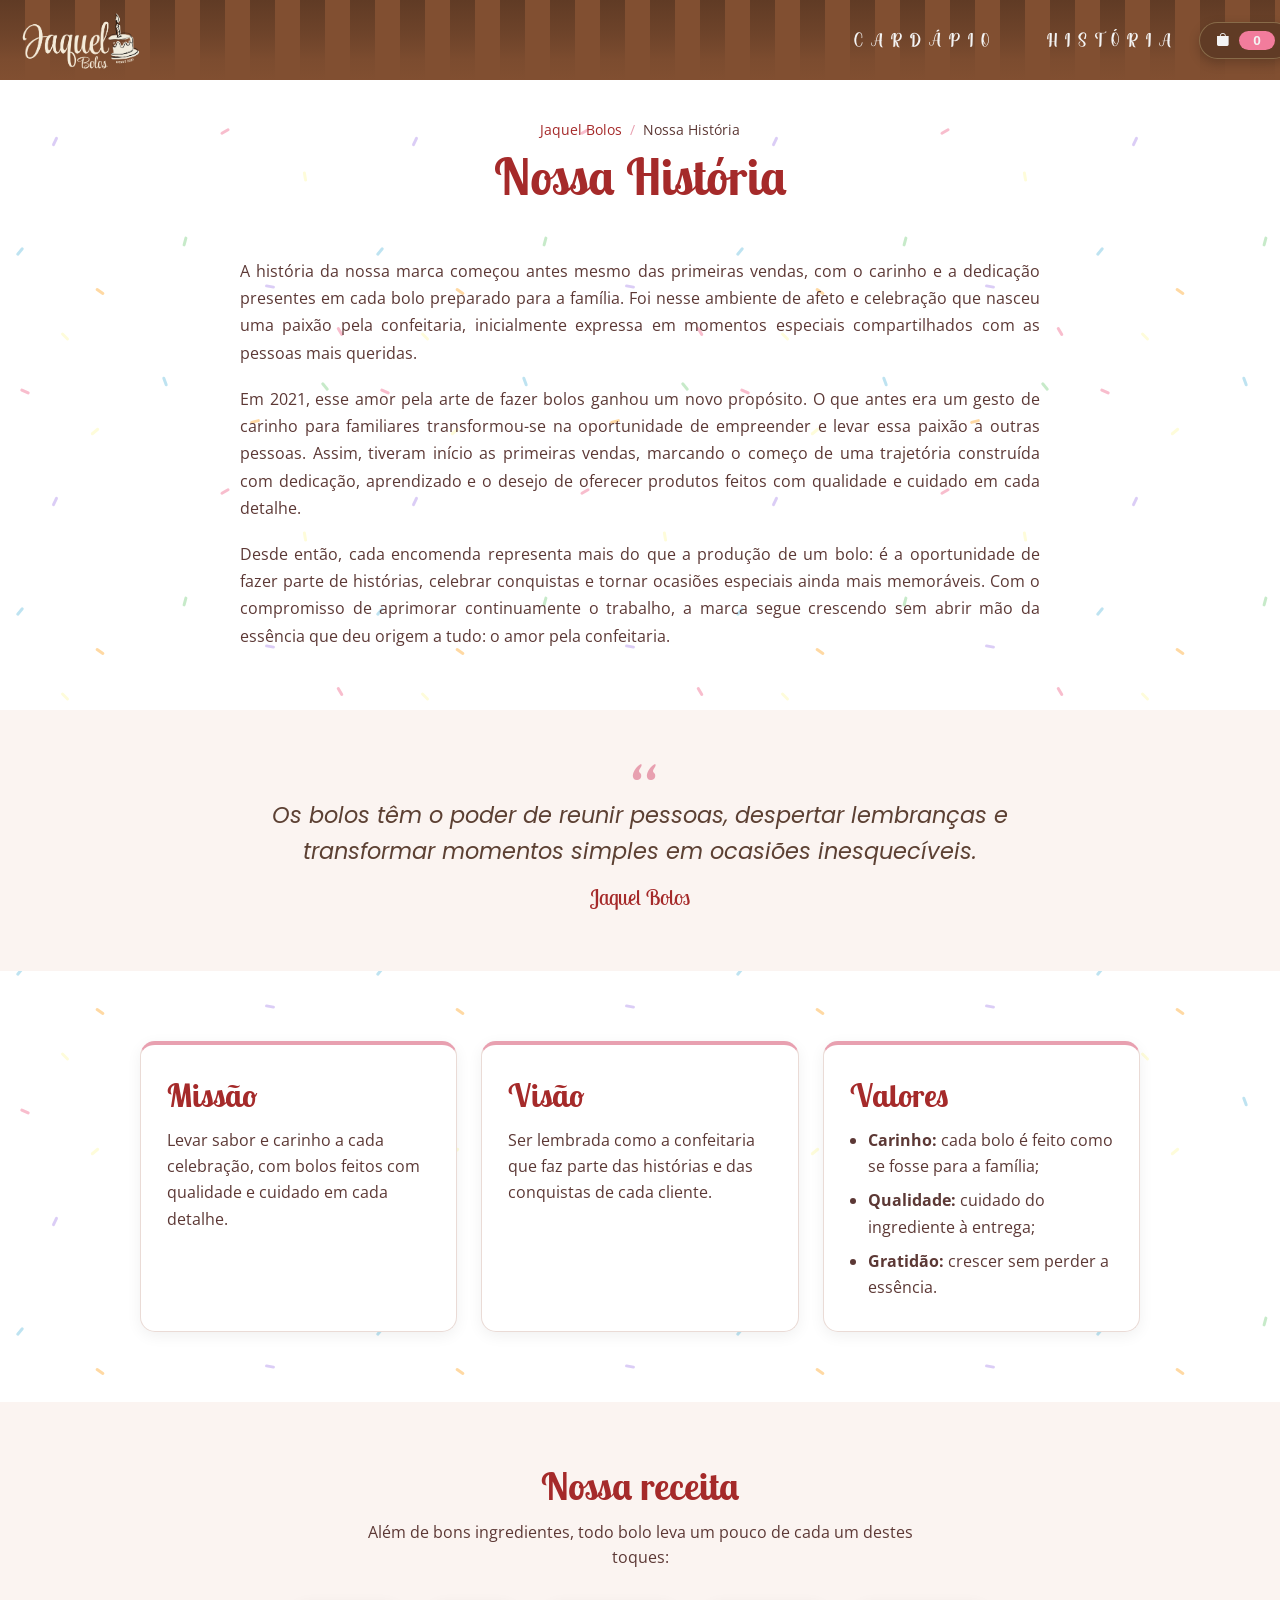
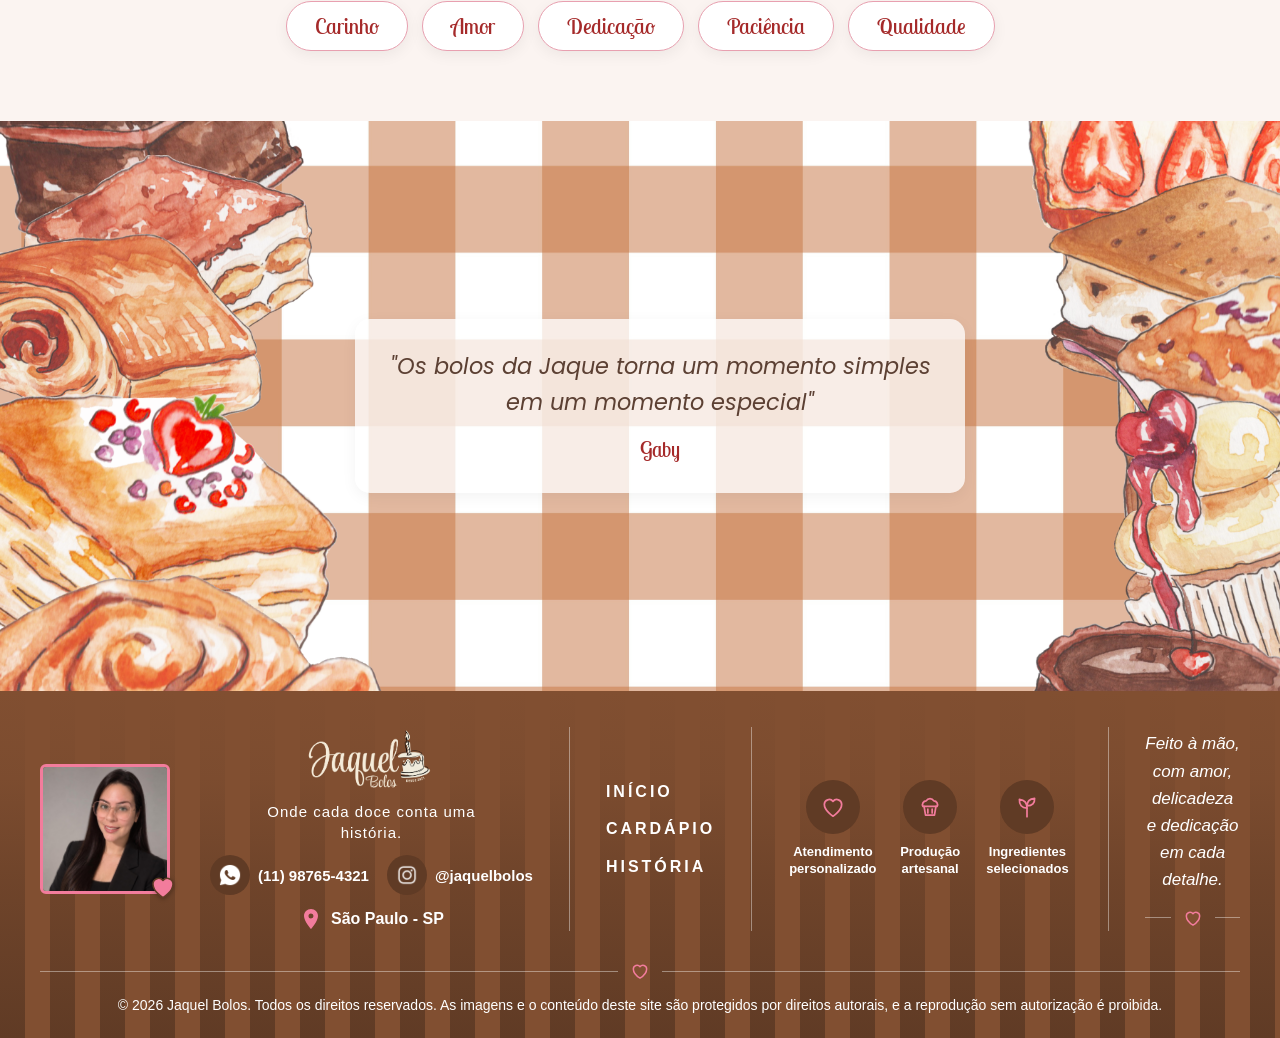
<file: HTML/Historia.html>
<!DOCTYPE html>
<html lang="pt-BR">


<head>
    <meta charset="UTF-8">
    <meta name="viewport" content="width=device-width, initial-scale=1.0">
    <title>Jaquel Bolos</title>

    <link rel="preconnect" href="https://cdn.jsdelivr.net">
    <link rel="preconnect" href="https://fonts.googleapis.com">
    <link rel="preconnect" href="https://fonts.gstatic.com" crossorigin>

    <link href="https://fonts.googleapis.com/css2?family=Montserrat:ital,wght@0,100..900;1,100..900&display=swap" rel="stylesheet">

    <link rel="stylesheet" href="../CSS/style.css">
    <link rel="stylesheet" href="../CSS/nav.css">
    <link rel="stylesheet" href="../CSS/carrinho.css">
    <link rel="stylesheet" href="../CSS/footer.css">
    <link rel="stylesheet" href="../CSS/Historia.css">

    <link rel="stylesheet" href="https://cdn.jsdelivr.net/npm/bootstrap-icons@1.11.3/font/bootstrap-icons.min.css" media="print" onload="this.media='all'">

    <link rel="shortcut icon" href="../IMAGENS/LOGO/logo.png" type="image/x-icon">
</head>

<body>

    <header class="cabecalho">
        <nav class="navbar">

            <a class="link-logo" href="../index.html">
                <img class="imagemLogo" src="../IMAGENS/LOGO/BOLOS 3.0.png" alt="Logo Bolos" width="120" height="50">
            </a>

            <div class="nav-direita">

                <div class="menu-links">
                    <a class="link-navbar" href="../index.html#Cardapio">CARDÁPIO</a>
                    <a class="link-navbar" href="./Historia.html">HISTÓRIA</a>
                </div>

                <button class="menu-hamburguer" aria-label="Abrir Menu">
                    <span></span>
                    <span></span>
                    <span></span>
                </button>

                <section class="container-carrinho">
                    <button id="btn-carrinho" class="btn-carrinho" aria-label="Ver carrinho">
                        <i class="bi bi-bag-fill"></i>
                        <span id="contador-carrinho" class="contador-carrinho">0</span>
                    </button>

                    <div id="pop-up" class="pop-up">
                        <h3> Carrinho </h3>
                        <div class="itens-carrinho"></div>
                        <div class="valorTotal"></div>
                        <div class="pop-up-inferior">
                            <button class="btnFinalizar">Finalizar Compra</button>
                        </div>
                    </div>
                </section>
            </div>

        </nav>
    </header>

    <main>

        <section class="historia-topo">
            <p class="historia-migalhas">
                <a href="../index.html">Jaquel Bolos</a> <span>/</span> Nossa História
            </p>
            <h1 class="historia-titulo">Nossa História</h1>
        </section>

        <section class="historia-relato">
            <div class="historia-relato-grade">
                <div class="historia-texto-bloco">
                    <p class="historia-texto">
                        A história da nossa marca começou antes mesmo das primeiras vendas, com o carinho e a dedicação
                        presentes em cada bolo preparado para a família. Foi nesse ambiente de afeto e celebração que
                        nasceu uma paixão pela confeitaria, inicialmente expressa em momentos especiais compartilhados
                        com as pessoas mais queridas.
                    </p>
                    <p class="historia-texto">
                        Em 2021, esse amor pela arte de fazer bolos ganhou um novo propósito. O que antes era um gesto
                        de carinho para familiares transformou-se na oportunidade de empreender e levar essa paixão a
                        outras pessoas. Assim, tiveram início as primeiras vendas, marcando o começo de uma trajetória
                        construída com dedicação, aprendizado e o desejo de oferecer produtos feitos com qualidade e
                        cuidado em cada detalhe.
                    </p>
                    <p class="historia-texto">
                        Desde então, cada encomenda representa mais do que a produção de um bolo: é a oportunidade de
                        fazer parte de histórias, celebrar conquistas e tornar ocasiões especiais ainda mais memoráveis.
                        Com o compromisso de aprimorar continuamente o trabalho, a marca segue crescendo sem abrir mão
                        da essência que deu origem a tudo: o amor pela confeitaria.
                    </p>
                </div>
            </div>
        </section>

        <section class="historia-citacao">
            <blockquote class="historia-citacao-texto">
                Os bolos têm o poder de reunir pessoas, despertar lembranças e transformar momentos simples em ocasiões
                inesquecíveis.
            </blockquote>
            <span class="historia-citacao-autor">Jaquel Bolos</span>
        </section>

        <section class="mvv">
            <div class="mvv-grade">
                <article class="mvv-cartao">
                    <h2 class="mvv-titulo">Missão</h2>
                    <p class="mvv-texto">
                        Levar sabor e carinho a cada celebração, com bolos feitos com qualidade e cuidado em cada
                        detalhe.
                    </p>
                </article>

                <article class="mvv-cartao">
                    <h2 class="mvv-titulo">Visão</h2>
                    <p class="mvv-texto">
                        Ser lembrada como a confeitaria que faz parte das histórias e das conquistas de cada cliente.
                    </p>
                </article>

                <article class="mvv-cartao">
                    <h2 class="mvv-titulo">Valores</h2>
                    <ul class="mvv-lista">
                        <li><strong>Carinho:</strong> cada bolo é feito como se fosse para a família;</li>
                        <li><strong>Qualidade:</strong> cuidado do ingrediente à entrega;</li>
                        <li><strong>Gratidão:</strong> crescer sem perder a essência.</li>
                    </ul>
                </article>
            </div>
        </section>

        <!-- Nossa receita -->
        <section class="receita">
            <h2 class="receita-titulo">Nossa receita</h2>
            <p class="receita-intro">
                Além de bons ingredientes, todo bolo leva um pouco de cada um destes toques:
            </p>

            <ul class="receita-lista">
                <li class="receita-item">Carinho</li>
                <li class="receita-item">Amor</li>
                <li class="receita-item">Dedicação</li>
                <li class="receita-item">Paciência</li>
                <li class="receita-item">Qualidade</li>
            </ul>
        </section>

        <!-- Banner -->
        <section class="banner-frase">
            <div class="banner-conteudo">
                <p class="texto-destaque">"Os bolos da Jaque torna um momento simples em um momento especial"</p>
                <span class="autor-destaque">Gaby</span>
            </div>
        </section>

    </main>

    <footer class="rodape">
        <div class="rodape-conteudo">

            <div class="rodape-marca">

                <div class="rodape-foto">
                    <img src="../IMAGENS/FOTO DO PROFISSIONAL/FotoDaProfissional.jpg" alt="Jaquel, confeiteira"
                        width="80" height="80" loading="lazy">
                    <svg class="rodape-foto-coracao" viewBox="0 0 24 24" aria-hidden="true">
                        <path d="M12 20.5s-8-4.9-8-11A4.5 4.5 0 0 1 12 6.8 4.5 4.5 0 0 1 20 9.5c0 6.1-8 11-8 11z" />
                    </svg>
                </div>

                <div class="rodape-marca-texto">
                    <a class="rodape-logo" href="../index.html">
                        <img src="../IMAGENS/LOGO/BOLOS 3.0.png" alt="Logo Jaquel Bolos" width="100" height="50"
                            loading="lazy">
                    </a>

                    <p class="rodape-slogan">Onde cada doce conta uma história.</p>

                    <div class="rodape-redes">
                        <a class="rodape-rede" href="https://wa.me/5511987654321" target="_blank"
                            rel="noopener noreferrer">
                            <span class="rodape-rede-icone">
                                <img src="../IMAGENS/ICONES/whatsapp.png" alt="WhatsApp" width="20" height="20"
                                    loading="lazy">
                            </span>
                            <span>(11) 98765-4321</span>
                        </a>

                        <a class="rodape-rede" href="https://instagram.com/jaquelbolos" target="_blank"
                            rel="noopener noreferrer">
                            <span class="rodape-rede-icone">
                                <img src="../IMAGENS/ICONES/instagram.png" alt="Instagram" width="20" height="20"
                                    loading="lazy">
                            </span>
                            <span>@jaquelbolos</span>
                        </a>
                    </div>

                    <div class="rodape-local">
                        <svg class="icone-sp" viewBox="0 0 24 24" aria-hidden="true">
                            <path fill="currentColor"
                                d="M12 2C8.1 2 5 5.1 5 9c0 5.2 7 13 7 13s7-7.8 7-13c0-3.9-3.1-7-7-7zm0 9.5A2.5 2.5 0 1 1 12 6.5a2.5 2.5 0 0 1 0 5z" />
                        </svg>
                        <span>São Paulo - SP</span>
                    </div>
                </div>
            </div>

            <nav class="rodape-menu" aria-label="Menu do rodapé">
                <a href="../index.html">Início</a>
                <a href="../index.html#Cardapio">Cardápio</a>
                <a href="./Historia.html">História</a>
            </nav>

            <div class="rodape-diferenciais">
                <div class="rodape-diferencial">
                    <span class="rodape-diferencial-icone">
                        <svg viewBox="0 0 24 24" aria-hidden="true">
                            <path d="M12 20.5s-8-4.9-8-11A4.5 4.5 0 0 1 12 6.8 4.5 4.5 0 0 1 20 9.5c0 6.1-8 11-8 11z" />
                        </svg>
                    </span>
                    <span>Atendimento personalizado</span>
                </div>

                <div class="rodape-diferencial">
                    <span class="rodape-diferencial-icone">
                        <svg viewBox="0 0 24 24" aria-hidden="true">
                            <path d="M5.5 11.5a3.5 3.5 0 0 1 3-5.2 4 4 0 0 1 7 0 3.5 3.5 0 0 1 3 5.2z" />
                            <path d="M6.5 11.5l1.4 8h8.2l1.4-8" />
                            <path d="M10 14v3.5M14 14v3.5" />
                        </svg>
                    </span>
                    <span>Produção artesanal</span>
                </div>

                <div class="rodape-diferencial">
                    <span class="rodape-diferencial-icone">
                        <svg viewBox="0 0 24 24" aria-hidden="true">
                            <path d="M12 21v-8" />
                            <path d="M12 13C12 8 9.5 5.5 5 5c-.3 5 2.2 8 7 8z" />
                            <path d="M12 11c0-4 2-6.5 7-7 .3 4.5-2 7-7 7z" />
                        </svg>
                    </span>
                    <span>Ingredientes selecionados</span>
                </div>
            </div>

            <div class="rodape-frase">
                <p>Feito à mão, com amor, delicadeza e dedicação em cada detalhe.</p>
                <div class="rodape-divisor rodape-divisor-curto">
                    <span></span>
                    <svg viewBox="0 0 24 24" aria-hidden="true">
                        <path d="M12 20.5s-8-4.9-8-11A4.5 4.5 0 0 1 12 6.8 4.5 4.5 0 0 1 20 9.5c0 6.1-8 11-8 11z" />
                    </svg>
                    <span></span>
                </div>
            </div>
        </div>

        <div class="rodape-direitos">
            <div class="rodape-divisor">
                <span></span>
                <svg viewBox="0 0 24 24" aria-hidden="true">
                    <path d="M12 20.5s-8-4.9-8-11A4.5 4.5 0 0 1 12 6.8 4.5 4.5 0 0 1 20 9.5c0 6.1-8 11-8 11z" />
                </svg>
                <span></span>
            </div>
            <p>© 2026 Jaquel Bolos. Todos os direitos reservados. As imagens e o conteúdo deste site são protegidos por
                direitos autorais, e a reprodução sem autorização é proibida.</p>
        </div>

        <button id="btnSubir" onclick="subirSuave()" aria-label="Voltar ao topo">▲</button>
    </footer>

    <script src="../JS/carrinho.js" defer></script>
    <script src="../JS/whatsap.js" defer></script>
    <script src="../JS/main.js" defer></script>
        <script src="https://vlibras.gov.br/app/vlibras-plugin.js" defer></script>

</body>

</html>
</file>
<file: CSS/style.css>
@font-face {
    font-family: 'SnowWhite';
    src: url('../FONTES/Snowwhite.otf');
    font-weight: normal;
    font-style: normal;
    font-display: swap;
}

* {
    padding: 0;
    margin: 0;
    box-sizing: border-box;
}

*, *::before, *::after {
    box-sizing: inherit;
}

body {
    font-family: "Montserrat", sans-serif;
}

:root {
    --marrom-claro: #814F31;
    --marrom-escuro: #603B25;
    --rosa: #F27C9C;
    --amarelo: #FDFAB5;
    --preto: #000;
    --branco: #F4F4F4;
    --fundo: #3d1b12;
    --marrom-claro-rgb: 129, 79, 49;

    --altura-navbar: 94px;
    --largura-navbar: 1300px;
    --altura-onda: 40px;
}

/* Estilos do SweetAlert2 Toast */
.swal2-toast.meu-toast-personalizado {
    padding: 12px 20px !important;
    font-size: 1rem !important;
    width: auto !important;
    max-width: 450px !important;
}

.swal2-toast.meu-toast-personalizado .swal2-title {
    font-size: 1rem !important;
    font-weight: 600 !important;
}

@media (max-width: 768px) {
    .swal2-popup {
        width: 50% !important;
    }
}
</file>
<file: CSS/nav.css>
.cabecalho {
    position: sticky;
    top: 0;
    left: 0;
    width: 100%;
    z-index: 1000;
    background:
        linear-gradient(0deg,
            rgba(var(--marrom-claro-rgb), 1) 0%,
            rgba(var(--marrom-claro-rgb), 0.85) 25%,
            rgba(var(--marrom-claro-rgb), 0.45) 55%,
            rgba(var(--marrom-claro-rgb), 0) 100%),
        repeating-linear-gradient(90deg,
            var(--marrom-escuro),
            var(--marrom-escuro) 25px,
            var(--marrom-claro) 25px,
            var(--marrom-claro) 50px);
}

.navbar {
    display: flex;
    justify-content: space-between;
    align-items: center;
    width: 100%;
    max-width: 1440px;
    margin: 0 auto;
    padding: 12px;
    position: relative;
    z-index: 2;
}

.nav-direita {
    display: flex;
    align-items: center;
    gap: 12px;
    margin-right: 8px;
  }

.imagemLogo {
    height: 50px;
    width: auto;
    display: block;
    transition: transform 0.3s ease, filter 0.3s ease;
}

.link-logo:hover .imagemLogo {
    transform: scale(1.1);
    filter: brightness(1.2) sepia(0.3);
}

.menu-hamburguer {
    display: flex;
    order: 1;
    background: none;
    border: none;
    cursor: pointer;
    flex-direction: column;
    gap: 6px;
    padding: 5px;
}

.menu-hamburguer span {
    display: block;
    width: 28px;
    height: 3px;
    background-color: var(--branco);
    border-radius: 3px;
    transition: 0.3s ease;
}

.container-carrinho {
    order: 2;
}

.menu-links {
    position: absolute;
    top: 100%;
    left: 0;
    width: 100%;
    z-index: 3;
    background-color: var(--marrom-escuro);
    display: flex;
    flex-direction: column;
    align-items: center;
    gap: 20px;
    padding: 0;
    max-height: 0;
    overflow: hidden;
    transition: max-height 0.4s ease-in-out, padding 0.4s ease;
    box-shadow: 0 10px 10px rgba(0, 0, 0, 0.1);
}

.menu-links.ativo {
    max-height: 260px;
    padding: 25px 0;
}

.link-navbar {
    font-family: 'SnowWhite', sans-serif;
    font-size: 20px;
    color: var(--branco);
    text-decoration: none;
    transition: transform 0.3s ease, color 0.3s ease;
    letter-spacing: 8px;
}

.link-navbar:hover {
    color: var(--amarelo);
    transform: scale(1.25);
}


@media (min-width: 769px) {
    :root {
        --altura-navbar: 78px;
        --altura-onda: 32px;
    }

    .navbar {
        padding: 10px 20px; 
    }

    .imagemLogo {
        height: 60px;
    }

    .nav-direita {
        gap: 20px;
    }

    .menu-hamburguer {
        display: none;
    }

    .menu-links {
        position: static;
        max-height: none;
        overflow: visible;
        background-color: transparent;
        flex-direction: row;
        gap: 50px;
        padding: 0;
        box-shadow: none;
    }
}

@media (min-width: 769px) and (max-width: 1024px) {
    .navbar {
        padding-right: 80px;
    }
}
</file>
<file: CSS/carrinho.css>
.container-carrinho {
    position: relative;
    display: flex;
    align-items: center;
}

.container-carrinho h3 {
    text-align: center;
    letter-spacing: 2px;
    text-transform: uppercase;
    margin-bottom: 10px;
}

.btn-carrinho {
    display: inline-flex;
    align-items: center;
    gap: 10px;
    background-color: var(--marrom-escuro); 
    color: var(--branco);
    padding: 8px 16px;
    border-radius: 25px; 
    border: 1px solid rgba(253, 250, 181, 0.25); 
    cursor: pointer;
    box-shadow: 0 4px 12px rgba(0, 0, 0, 0.2); 
    transition: all 0.2s ease-in-out;
}

.btn-carrinho:hover {
    background-color: var(--marrom-claro);
    transform: translateY(-2px);
    box-shadow: 0 6px 14px rgba(0, 0, 0, 0.30);
}

.contador-carrinho {
    background-color: var(--rosa); 
    color: var(--branco);
    font-size: 0.85rem;
    font-weight: bold;
    padding: 2px 8px;
    border-radius: 12px;
    min-width: 20px;
    text-align: center;
}

.pop-up {
    display: none;
    position: absolute;
    top: 55px;
    right: 0;
    width: calc(100vw - 40px);
    max-height: 420px;
    background-color: var(--branco);
    border: 2px solid var(--marrom-claro);
    border-radius: 16px;
    padding: 15px;
    font-size: 14px;
    overflow-y: auto;
    box-shadow: 0 10px 30px rgba(0, 0, 0, 0.25);
    color: var(--fundo);
    z-index: 1005;
    flex-direction: column;
    overflow: hidden;
}

.pop-up.ativo {
    display: flex;
    animation: fadeInSlide 0.3s ease-out forwards;
}

@keyframes fadeInSlide {
    from {
        opacity: 0;
        transform: translateY(-10px);
    }
    to {
        opacity: 1;
        transform: translateY(0);
    }
}

.pop-up h3 {
    text-align: center;
    letter-spacing: 1.5px;
    text-transform: uppercase;
    color: var(--marrom-escuro);
    font-size: 1.2rem;
    margin-bottom: 12px;
    padding-bottom: 8px;
    border-bottom: 2px solid var(--rosa);
}

.pai-de-todos {
    display: flex;
    flex-direction: column;
}

.item-carrinho {
    display: flex;
    flex-direction: column; 
    gap: 12px; 
    border: 1px solid #ddd;
    padding: 15px;
    border-radius: 10px;
    background-color: #fff;
    margin-bottom: 10px;
    align-items: stretch;
}

.conteudo-principal {
    display: flex;
    flex-direction: row; 
    align-items: center; 
    gap: 18px; 
}

.container-img {
    width: 120px;
    height: 120px;
    flex-shrink: 0;
    display: flex;
    align-items: center;
    justify-content: center;
    background-color: var(--amarelo);
    border-radius: 12px;
    padding: 8px;
    box-shadow: 0 6px 12px rgba(0, 0, 0, 0.12);
}

.img-produto {
    max-width: 100%;
    max-height: 100%;
    object-fit: contain;
    mix-blend-mode: multiply;
}

.itens-carrinho {
    overflow-y: auto; 
}

.info-item {
    display: flex;
    flex-direction: column;
    gap: 3px; 
    padding-left: 15px; 
    border-left: 2px dashed #eee; 
}

.info-item span {
    font-weight: 500;
    font-size: 0.8rem; 
}

.botoes {
    display: flex;
    align-items: center;
    justify-content: center; 
    gap: 12px; 
    border-top: 1px solid #eee;
    padding-top: 12px;
    flex-shrink: 0;
}

.botoes button {
    font-size: 1.4rem; 
    border: none;
    background: #f7f7f7; 
    color: var(--marrom-claro);
    width: 38px;
    height: 38px;
    cursor: pointer;
    display: flex;
    align-items: center;
    justify-content: center;
    border-radius: 50%;
    transition: transform 0.2s ease;
    box-shadow: 0 2px 5px rgba(0,0,0,0.05);
}

.botoes button:hover {
    transform: scale(1.18); 
}

.botoes .delete {
    color: var(--rosa);
}

.botoes .delete:hover {
    transform: scale(1.18); 
}

.botoes button * {
    pointer-events: none;
}

.valorTotal {
    font-weight: bold;
    font-size: 1.05rem;
    text-align: right;
    color: var(--marrom-escuro);
    margin-top: 15px;
    padding-top: 10px;
    border-top: 1px dashed var(--marrom-claro);
    flex-shrink: 0;
}

.pop-up-inferior {
    display: flex;
    justify-content: center;
    margin-top: 12px;
    flex-shrink: 0;
}

.btnFinalizar {
    width: 100%;
    padding: 10px 16px;
    border-radius: 20px;
    border: none;
    background-color: var(--rosa);
    color: var(--branco);
    text-transform: uppercase;
    font-size: 0.95rem;
    font-weight: 700;
    cursor: pointer;
    letter-spacing: 0.5px;
    box-shadow: 0 4px 10px rgba(242, 124, 156, 0.35);
    transition: all 0.2s ease-in-out;
}

.btnFinalizar:hover {
    background-color: #e06385;
    transform: translateY(-2px);
    box-shadow: 0 6px 14px rgba(242, 124, 156, 0.45);
}

@media (min-width: 769px) {
    .pop-up {
        width: 420px;
        max-height: 480px;
        padding: 20px;
    }
}
</file>
<file: CSS/footer.css>
footer {
  position: relative;
}

.rodape {
  position: relative;
  width: 100%;
  box-sizing: border-box;
  font-family: sans-serif;
  color: white;
  transition: transform 0.3s ease, filter 0.3s ease;
  background:
    linear-gradient(
        180deg,
        rgba(var(--marrom-claro-rgb, 129, 79, 49), 1) 0%,
        rgba(var(--marrom-claro-rgb, 129, 79, 49), 0.85) 25%,
        rgba(var(--marrom-claro-rgb, 129, 79, 49), 0.45) 55%,
        rgba(var(--marrom-claro-rgb, 129, 79, 49), 0) 100%
    ),
    repeating-linear-gradient(
        90deg,
        var(--marrom-escuro, #603B25),
        var(--marrom-escuro, #603B25) 25px,
        var(--marrom-claro, #814F31) 25px,
        var(--marrom-claro, #814F31) 50px
    );
}

/* 1. ESTILOS BASE (MOBILE FIRST: 1 Coluna) */
.rodape-conteudo {
  display: grid;
  grid-template-columns: 1fr;
  text-align: center;
  max-width: var(--largura-navbar, 1300px);
  margin: 0 auto;
  padding: 28px 24px 18px;
  box-sizing: border-box;
  row-gap: 32px;
}

.rodape-marca {
  display: flex;
  flex-direction: column;
  align-items: center;
  gap: 24px;
}

.rodape-foto {
  position: relative;
  flex-shrink: 0;
  width: 130px;
  height: 130px;
}

.rodape-foto img {
  width: 100%;
  height: 100%;
  object-fit: cover;
  display: block;
  border-radius: 6px;
  border: 3px solid var(--rosa, #F27C9C);
  box-sizing: border-box;
}

.rodape-foto-coracao {
  position: absolute;
  right: -8px;
  bottom: -8px;
  width: 30px;
  height: 30px;
  fill: var(--rosa, #F27C9C);
  stroke: var(--marrom-escuro, #603B25);
  stroke-width: 1.2;
  stroke-linejoin: round;
  filter: drop-shadow(0 1px 2px rgba(0, 0, 0, 0.3));
  transition: transform 0.3s ease;
}

.rodape-foto:hover .rodape-foto-coracao {
  transform: scale(1.12);
}

.rodape-marca-texto {
  display: flex;
  flex-direction: column;
  align-items: center;
  gap: 12px;
  text-align: center;
  width: auto;
}

.rodape-logo img {
  height: 62px;
  width: auto;
  display: block;
  transition: transform 0.3s ease, filter 0.3s ease;
}

.rodape-logo:hover img {
  transform: scale(1.1);
  filter: brightness(1.2) sepia(0.3);
}

.rodape-slogan {
  margin: 0;
  font-size: 15px;
  line-height: 1.4;
  letter-spacing: 1px;
  max-width: 240px;
}

.rodape-redes {
  display: flex;
  flex-wrap: wrap;
  justify-content: center;
  align-items: center;
  gap: 14px 18px;
}

.rodape-rede {
  display: flex;
  align-items: center;
  gap: 8px;
  font-size: 15px;
  font-weight: 700;
  color: white;
  text-decoration: none;
  white-space: nowrap;
  transition: color 0.3s ease;
}

.rodape-rede:hover {
  color: var(--rosa);
}

.rodape-rede > span:last-child {
  display: inline-block;
  transition: transform 0.3s ease;
  transform-origin: left center;
}

.rodape-rede:hover > span:last-child {
  transform: scale(1.15);
}

.rodape-rede-icone {
  display: flex;
  align-items: center;
  justify-content: center;
  width: 40px;
  height: 40px;
  border-radius: 50%;
  background-color: var(--marrom-escuro, #603B25);
  transition: transform 0.3s ease;
}

.rodape-rede:hover .rodape-rede-icone {
  transform: scale(1.1);
}

.rodape-rede-icone img {
  width: 22px;
  height: 22px;
  object-fit: contain;
}

.rodape-local {
  display: flex;
  justify-content: center;
  align-items: center;
  gap: 8px;
  font-size: 16px;
  font-weight: 700;
}

.icone-sp {
  width: 24px;
  height: 24px;
  color: var(--rosa, #F27C9C);
}

.rodape-menu,
.rodape-diferenciais,
.rodape-frase {
  align-self: auto;
  border-left: none;
  border-top: 1px solid rgba(255, 255, 255, 0.4);
  margin-left: 0;
  padding: 24px 0 0;
}

.rodape-menu {
  display: flex;
  flex-direction: row;
  flex-wrap: wrap;
  justify-content: center;
  align-items: center;
  gap: 12px 28px;
}

.rodape-menu a {
  font-family: sans-serif;
  text-transform: uppercase;
  letter-spacing: 3px;
  color: white;
  font-size: 16px;
  font-weight: 700;
  line-height: 1.2;
  text-decoration: none;
  transition: color 0.3s ease, transform 0.3s ease;
  transform-origin: left center;
  width: fit-content;
}

.rodape-menu a:hover {
  color: var(--rosa);
  transform: scale(1.1);
}

.rodape-diferenciais {
  display: flex;
  flex-wrap: wrap;
  justify-content: center;
  align-items: center;
  gap: 20px;
}

.rodape-diferencial {
  display: flex;
  flex-direction: column;
  align-items: center;
  gap: 10px;
  flex: 0 1 110px;
  min-width: 0;
  text-align: center;
  font-size: 13px;
  font-weight: 700;
  line-height: 1.3;
}

.rodape-diferencial > span:last-child {
  min-height: 2.6em;
}

.rodape-diferencial-icone {
  display: flex;
  align-items: center;
  justify-content: center;
  width: 54px;
  height: 54px;
  border-radius: 50%;
  background-color: var(--marrom-escuro, #603B25);
  transition: transform 0.3s ease;
}

.rodape-diferencial:hover .rodape-diferencial-icone {
  transform: scale(1.1);
}

.rodape-diferencial-icone svg {
  width: 26px;
  height: 26px;
  fill: transparent;
  stroke: var(--rosa, #F27C9C);
  stroke-width: 1.6;
  stroke-linecap: round;
  stroke-linejoin: round;
  transition: fill 0.3s ease;
}

.rodape-diferencial:hover .rodape-diferencial-icone svg {
  fill: var(--rosa, #F27C9C);
}

.rodape-frase {
  display: flex;
  flex-direction: column;
  align-items: center;
  justify-content: center;
  gap: 14px;
  text-align: center;
}

.rodape-frase p {
  margin: 0;
  font-size: 17px;
  font-style: italic;
  line-height: 1.6;
}

.rodape-divisor {
  display: flex;
  align-items: center;
  gap: 12px;
}

.rodape-divisor span {
  flex: 1;
  height: 1px;
  background-color: rgba(255, 255, 255, 0.4);
}

.rodape-divisor svg {
  width: 20px;
  height: 20px;
  fill: none;
  stroke: var(--rosa, #F27C9C);
  stroke-width: 1.8;
  stroke-linejoin: round;
}

.rodape-divisor-curto {
  width: 100%;
  max-width: 170px;
}

.rodape-direitos {
  max-width: var(--largura-navbar, 1300px);
  margin: 0 auto;
  padding: 6px 24px 64px;
  box-sizing: border-box;
  text-align: center;
}

.rodape-direitos .rodape-divisor {
  margin-bottom: 14px;
}

.rodape-direitos p {
  margin: 0;
  font-size: 14px;
  line-height: 1.5;
  color: #FFFFFF;
}

#btnSubir {
  position: absolute;
  right: 50%;
  transform: translateX(50%);
  bottom: 16px;
  width: 35px;
  height: 35px;
  background-color: #2E1713;
  color: #F5ECDA;
  border: 1px solid #F5EADD;
  border-radius: 50%;
  font-size: 14px;
  cursor: pointer;
  box-shadow: 0 2px 5px rgba(0, 0, 0, 0.2);
  z-index: 10;
  transition: background-color 0.2s ease, transform 0.2s ease;
}

#btnSubir:hover {
  background-color: var(--marrom-escuro);
  transform: translateX(50%) scale(1.1);
}

@media (min-width: 769px) {
  .rodape-conteudo {
    grid-template-columns: 1fr 1fr;
    padding: 36px 40px 24px;
    row-gap: 40px;
  }

  .rodape-marca {
    grid-column: 1 / -1;
    flex-direction: row;
    justify-content: center;
    gap: 40px;
  }

  .rodape-marca-texto {
    width: max-content;
  }

  .rodape-redes {
    flex-wrap: nowrap;
    gap: 18px;
  }

  .rodape-menu,
  .rodape-diferenciais,
  .rodape-frase {
    border-top: 1px solid rgba(255, 255, 255, 0.4);
    padding-top: 24px;
  }

  .rodape-menu {
    flex-direction: column;
    align-items: center;
    gap: 16px;
  }

  .rodape-frase {
    grid-column: 1 / -1;
    border-top: 1px solid rgba(255, 255, 255, 0.4);
    padding-top: 24px;
  }

  .rodape-direitos {
    padding: 6px 40px 22px;
  }

  #btnSubir {
    right: 20px;
    transform: none;
    bottom: 18px;
  }

  #btnSubir:hover {
    transform: scale(1.1);
  }
}

@media (min-width: 1150px) {
  .rodape-conteudo {
    grid-template-columns: auto auto minmax(0, 1.7fr) minmax(0, 0.8fr);
    text-align: left;
    row-gap: 0;
  }

  .rodape-marca {
    grid-column: auto;
    justify-content: flex-start;
  }

  .rodape-frase {
    grid-column: auto;
    align-self: center;
    text-align: center;
  }

  .rodape-menu,
  .rodape-diferenciais,
  .rodape-frase {
    align-self: stretch;
    border-top: none;
    border-left: 1px solid rgba(255, 255, 255, 0.4);
    margin-left: 36px;
    padding: 0 0 0 36px;
  }

  .rodape-menu {
    flex-direction: column;
    align-items: flex-start;
    gap: 18px;
  }

  .rodape-diferenciais {
    justify-content: space-around;
    gap: 8px;
    margin-left: 36px;
  }

  .rodape-diferencial {
    flex: 1 1 0;
  }
}
</file>
<file: CSS/Historia.css>
@import url('https://fonts.googleapis.com/css2?family=Lobster+Two:ital,wght@0,400;0,700;1,400&family=Open+Sans:ital,wght@0,300..800;1,300..800&family=Poppins:ital,wght@0,400;0,500;1,400&display=swap');

/* ============================================================
   PÁGINA HISTÓRIA – Jaquel Bolos
   Estrutura inspirada na página "Nossa História" da Casa de Bolos:
   título + migalhas, história com foto, frase de destaque,
   Missão/Visão/Valores e "receita". Paleta: seus marrons.
   ============================================================ */

:root {
    --marrom:        brown;      /* títulos */
    --chocolate:     #5c3835;    /* texto */
    --chocolate-2:   #5c4033;    /* frase */
    --fundo-suave:   #fbf4f1;    /* tom bem claro do marrom, p/ alternar seções */
    --rosa-detalhe:  #e8a0b0;    /* só em pequenos detalhes */
    --sombra:        0 4px 15px rgba(0, 0, 0, 0.06);
}

body{
      background-image: url("data:image/svg+xml,%3Csvg xmlns='http://www.w3.org/2000/svg' width='360' height='360' viewBox='0 0 360 360'%3E%3Cg opacity='.5'%3E%3Crect x='20' y='30' width='10' height='3' rx='1.5' fill='%23F27C9C' transform='rotate(25 25 31.5)'/%3E%3Crect x='90' y='70' width='10' height='3' rx='1.5' fill='%23FDFAB5' transform='rotate(-40 95 71.5)'/%3E%3Crect x='160' y='20' width='10' height='3' rx='1.5' fill='%237EC8E3' transform='rotate(70 165 21.5)'/%3E%3Crect x='250' y='60' width='10' height='3' rx='1.5' fill='%23FFB347' transform='rotate(-15 255 61.5)'/%3E%3Crect x='320' y='25' width='10' height='3' rx='1.5' fill='%238FD694' transform='rotate(50 325 26.5)'/%3E%3Crect x='50' y='140' width='10' height='3' rx='1.5' fill='%23B79CED' transform='rotate(-65 55 141.5)'/%3E%3Crect x='130' y='170' width='10' height='3' rx='1.5' fill='%23FFFFFF' transform='rotate(20 135 171.5)'/%3E%3Crect x='220' y='130' width='10' height='3' rx='1.5' fill='%23F27C9C' transform='rotate(-30 225 131.5)'/%3E%3Crect x='300' y='175' width='10' height='3' rx='1.5' fill='%23FDFAB5' transform='rotate(80 305 176.5)'/%3E%3Crect x='15' y='250' width='10' height='3' rx='1.5' fill='%237EC8E3' transform='rotate(-50 20 251.5)'/%3E%3Crect x='95' y='290' width='10' height='3' rx='1.5' fill='%23FFB347' transform='rotate(35 100 291.5)'/%3E%3Crect x='180' y='240' width='10' height='3' rx='1.5' fill='%238FD694' transform='rotate(-75 185 241.5)'/%3E%3Crect x='265' y='285' width='10' height='3' rx='1.5' fill='%23B79CED' transform='rotate(10 270 286.5)'/%3E%3Crect x='335' y='330' width='10' height='3' rx='1.5' fill='%23F27C9C' transform='rotate(60 340 331.5)'/%3E%3Crect x='200' y='340' width='10' height='3' rx='1.5' fill='%23FFFFFF' transform='rotate(-20 205 341.5)'/%3E%3Crect x='60' y='335' width='10' height='3' rx='1.5' fill='%23FDFAB5' transform='rotate(45 65 336.5)'/%3E%3C/g%3E%3C/svg%3E");
    
}

main {
    font-family: 'Open Sans', sans-serif;
    color: var(--chocolate);
}

/* TOPO */
.historia-topo {
    display: flex;
    flex-direction: column;
    align-items: center;
    padding: 40px 20px 10px;
}

.historia-migalhas {
    font-size: 0.85rem;
    margin: 0 0 6px;
    color: var(--chocolate);
}

.historia-migalhas a {
    color: var(--marrom);
    text-decoration: none;
}

.historia-migalhas a:hover {
    text-decoration: underline;
}

.historia-migalhas span {
    color: var(--rosa-detalhe);
    margin: 0 4px;
}

.historia-titulo {
    font-family: 'Lobster Two', sans-serif;
    font-size: 50px;
    color: var(--marrom);
    text-align: center;
    margin: 0 0 10px;
}

.historia-ornamento {
    width: 250px;
    max-width: 70%;
    height: auto;
}

/* Historia da jaque */
.historia-relato {
    padding: 30px 20px 60px;
}

.historia-relato-grade {
    max-width: 800px;
    margin: 0 auto;
}

.historia-foto {
    margin: 0;
}

.historia-foto img {
    width: 100%;
    height: auto;
    display: block;
    border-radius: 15px;
    box-shadow: var(--sombra);
}

.historia-texto {
    line-height: 1.7;
    text-align: justify;
    margin: 0 0 1.2em;
}

.historia-texto:last-child {
    margin-bottom: 0;
}

/* FRASE DE DESTAQUE */
.historia-citacao {
    background-color: var(--fundo-suave);
    text-align: center;
    padding: 60px 20px;
}

.historia-citacao-texto {
    max-width: 760px;
    margin: 0 auto 14px;
    font-family: 'Poppins', sans-serif;
    font-style: italic;
    font-size: 1.4rem;
    line-height: 1.6;
    color: var(--chocolate-2);
    position: relative;
    padding-top: 28px;
}

/* aspas decorativas em rosa */
.historia-citacao-texto::before {
    content: "\201C";
    position: absolute;
    top: -14px;
    left: 50%;
    transform: translateX(-50%);
    font-family: 'Lobster Two', sans-serif;
    font-size: 4rem;
    line-height: 1;
    color: var(--rosa-detalhe);
}

.historia-citacao-autor {
    font-family: 'Lobster Two', sans-serif;
    font-size: 1.3rem;
    color: var(--marrom);
}

/* 4. MISSÃO / VISÃO / VALORES*/
.mvv {
    padding: 70px 20px;
}

.mvv-grade {
    display: grid;
    grid-template-columns: repeat(3, 1fr);
    gap: 24px;
    max-width: 1000px;
    margin: 0 auto;
}

.mvv-cartao {
    background-color: #fff;
    border: 1px solid #eadbd6;
    border-top: 4px solid var(--rosa-detalhe);
    border-radius: 15px;
    padding: 30px 26px;
    box-shadow: var(--sombra);
}

.mvv-titulo {
    font-family: 'Lobster Two', sans-serif;
    font-size: 2rem;
    color: var(--marrom);
    margin: 0 0 12px;
}

.mvv-texto,
.mvv-lista {
    line-height: 1.65;
    margin: 0;
}

.mvv-lista {
    padding-left: 18px;
}

.mvv-lista li + li {
    margin-top: 8px;
}

/* NOSSA RECEITA */
.receita {
    background-color: var(--fundo-suave);
    text-align: center;
    padding: 60px 20px 70px;
}

.receita-titulo {
    font-family: 'Lobster Two', sans-serif;
    font-size: 2.4rem;
    color: var(--marrom);
    margin: 0 0 10px;
}

.receita-intro {
    max-width: 560px;
    margin: 0 auto 30px;
    line-height: 1.6;
}

.receita-lista {
    list-style: none;
    margin: 0 auto;
    padding: 0;
    max-width: 900px;
    display: flex;
    flex-wrap: wrap;
    justify-content: center;
    gap: 14px;
}

.receita-item {
    font-family: 'Lobster Two', sans-serif;
    font-size: 1.4rem;
    color: var(--marrom);
    background-color: #fff;
    border: 1px solid var(--rosa-detalhe);
    border-radius: 999px;
    padding: 10px 28px;
    box-shadow: var(--sombra);
}

/* BANNER DA FRASE */
.banner-frase {
    width: 100%;
    min-height: 450px;
    background-image: url(../IMAGENS/FUNDO/teste.png);
    background-position: center;
    background-size: cover;
    background-repeat: no-repeat;
    display: flex;
    justify-content: center;
    align-items: center;
    text-align: center;
    padding: 60px 20px;
}

.banner-conteudo {
    max-width: 550px;
    background-color: rgba(255, 255, 255, 0.75);
    padding: 30px;
    border-radius: 15px;
    box-shadow: 0 4px 15px rgba(0, 0, 0, 0.05);
}

.texto-destaque {
    font-family: 'Poppins', sans-serif;
    font-size: 1.4em;
    font-style: italic;
    line-height: 1.6;
    margin-bottom: 15px;
    color: var(--chocolate-2);
}

.autor-destaque {
    font-family: 'Lobster Two', sans-serif;
    font-size: 1.3em;
    display: block;
    color: var(--marrom);
}

@media (max-width: 900px) {
    .mvv-grade {
        grid-template-columns: 1fr;
        max-width: 520px;
    }
}

@media (max-width: 768px) {
    .historia-titulo {
        font-size: 38px;
    }

    .historia-citacao-texto {
        font-size: 1.15rem;
    }

    .banner-frase {
        min-height: 360px;
    }
}
</file>
